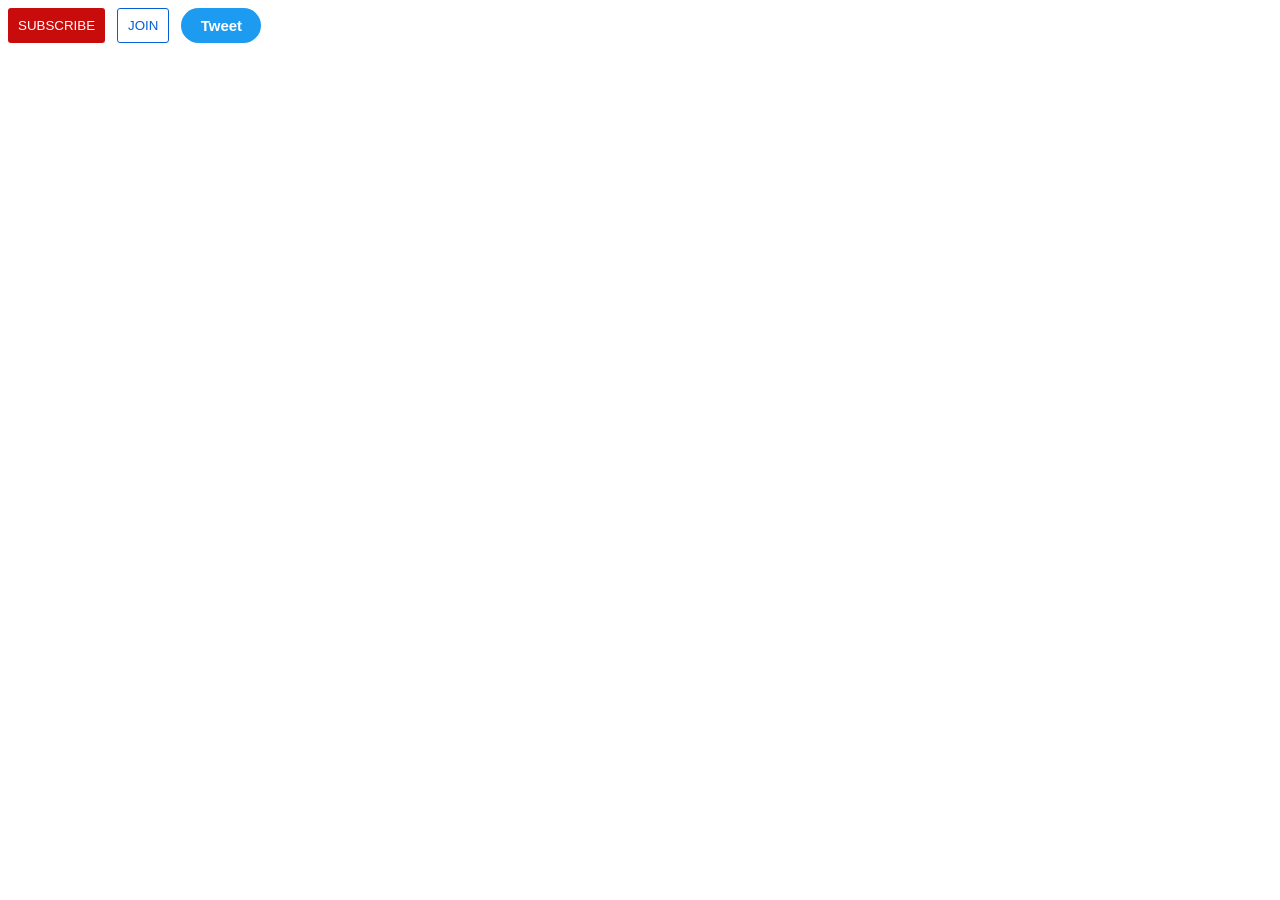
<file: button.html>
<!DOCTYPE html>
<html lang="en">
  <head>
    <meta charset="UTF-8">
    <meta name="viewport" content="width=device-width, initial-scale=1.0">
    <title>Document</title>
    <link rel="stylesheet" href="./button..css">
  </head>
  
  <body>
    <button class="Subscribe-botton">
      SUBSCRIBE
    </button>

    <button class="Join-botton"> 
      JOIN
    </button>

    <button class="tweet-botton"> 
      Tweet
    </button>
  </body>
</html>
</file>
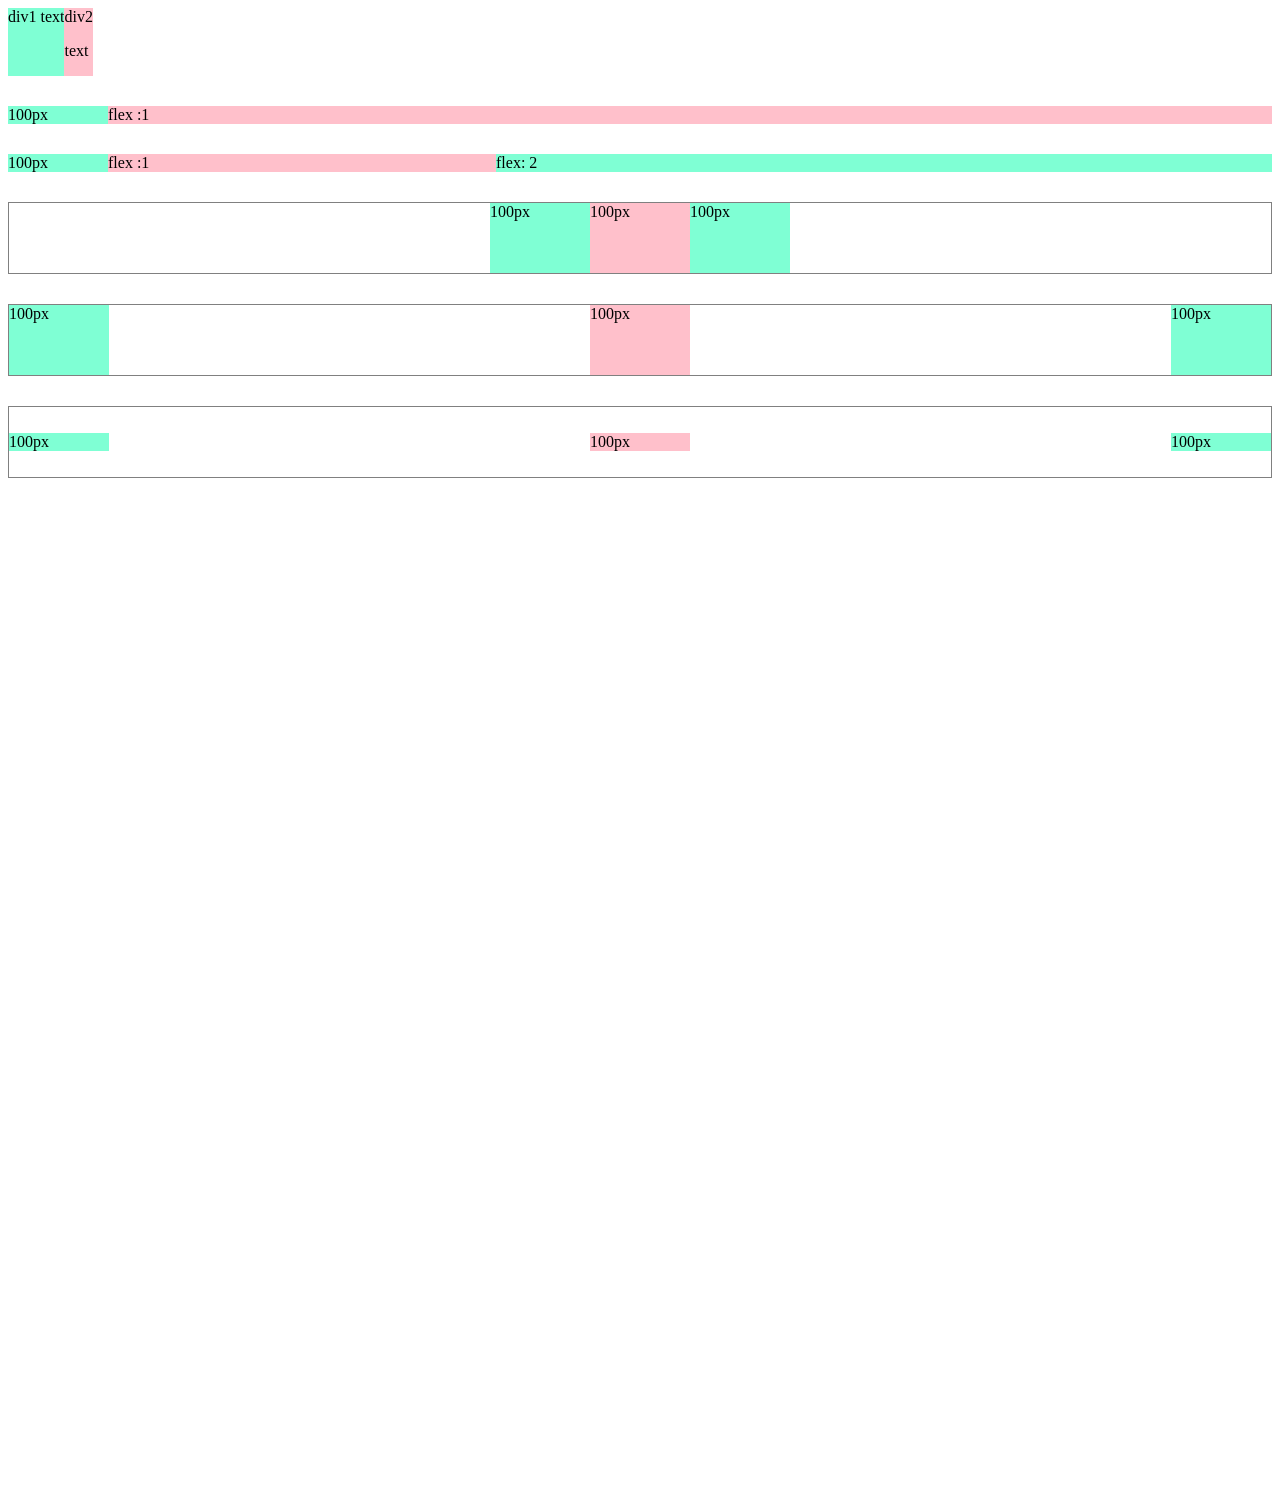
<file: flexbox.html>
<!DOCTYPE html>
<html lang="en">
  <head>
    <meta charset="UTF-8">
    <meta name="viewport" content="width=device-width, initial-scale=1.0">
    <title>Flexbox practice</title>
  </head>

  <body style="padding-bottom: 1000px;">
    <div style="
      display: flex;
      flex-direction: row;
      ">
      <div style="background-color: aquamarine;">div1 text</div>
      <div style="background-color: pink;">div2 <p>text</p></div>
    </div>

    <div style="
      display: flex;
      flex-direction: row;
      margin-top: 30px;">
      <div style="background-color: aquamarine;
      width: 100px;">100px</div>
      <div style="background-color: pink;
      flex: 1;
      ">flex :1</div>
    </div>

    <div style="
      display: flex;
      flex-direction: row;
      margin-top: 30px;">

        <div style="
        background-color: aquamarine;
        width: 100px;
        ">100px</div>

        <div style="
        background-color: pink;
        flex: 1;
        ">flex :1</div>

        <div style="
        background-color: aquamarine;
        flex: 2;
        ">flex: 2</div>
    </div>

    <div style="
      display: flex;
      flex-direction: row;
      margin-top: 30px;
      height: 70px;
      border-width: 1px;
      border-style: solid;
      border-color: grey;
      justify-content: center;">

      <div style="
      background-color: aquamarine;
      width: 100px;
      ">100px</div>

      <div style="
      background-color: pink;
      width: 100px;
      ">100px</div>

      <div style="
      background-color: aquamarine;
      width: 100px;
      ">100px</div>
    </div>

    <div style="
      display: flex;
      flex-direction: row;
      margin-top: 30px;
      height: 70px;
      border-width: 1px;
      border-style: solid;
      border-color: grey;
      justify-content: space-between;">

      <div style="
      background-color: aquamarine;
      width: 100px;
      ">100px</div>

      <div style="
      background-color: pink;
      width: 100px;
      ">100px</div>

      <div style="
      background-color: aquamarine;
      width: 100px;
      ">100px</div>
    </div>

    <div style="
      display: flex;
      flex-direction: row;
      margin-top: 30px;
      height: 70px;
      border-width: 1px;
      border-style: solid;
      border-color: grey;
      justify-content: space-between;
      align-items: center;">

      <div style="
      background-color: aquamarine;
      width: 100px;
      ">100px</div>

      <div style="
      background-color: pink;
      width: 100px;
      ">100px</div>

      <div style="
      background-color: aquamarine;
      width: 100px;
      ">100px</div>
    </div>
  </body>
</html>
</file>
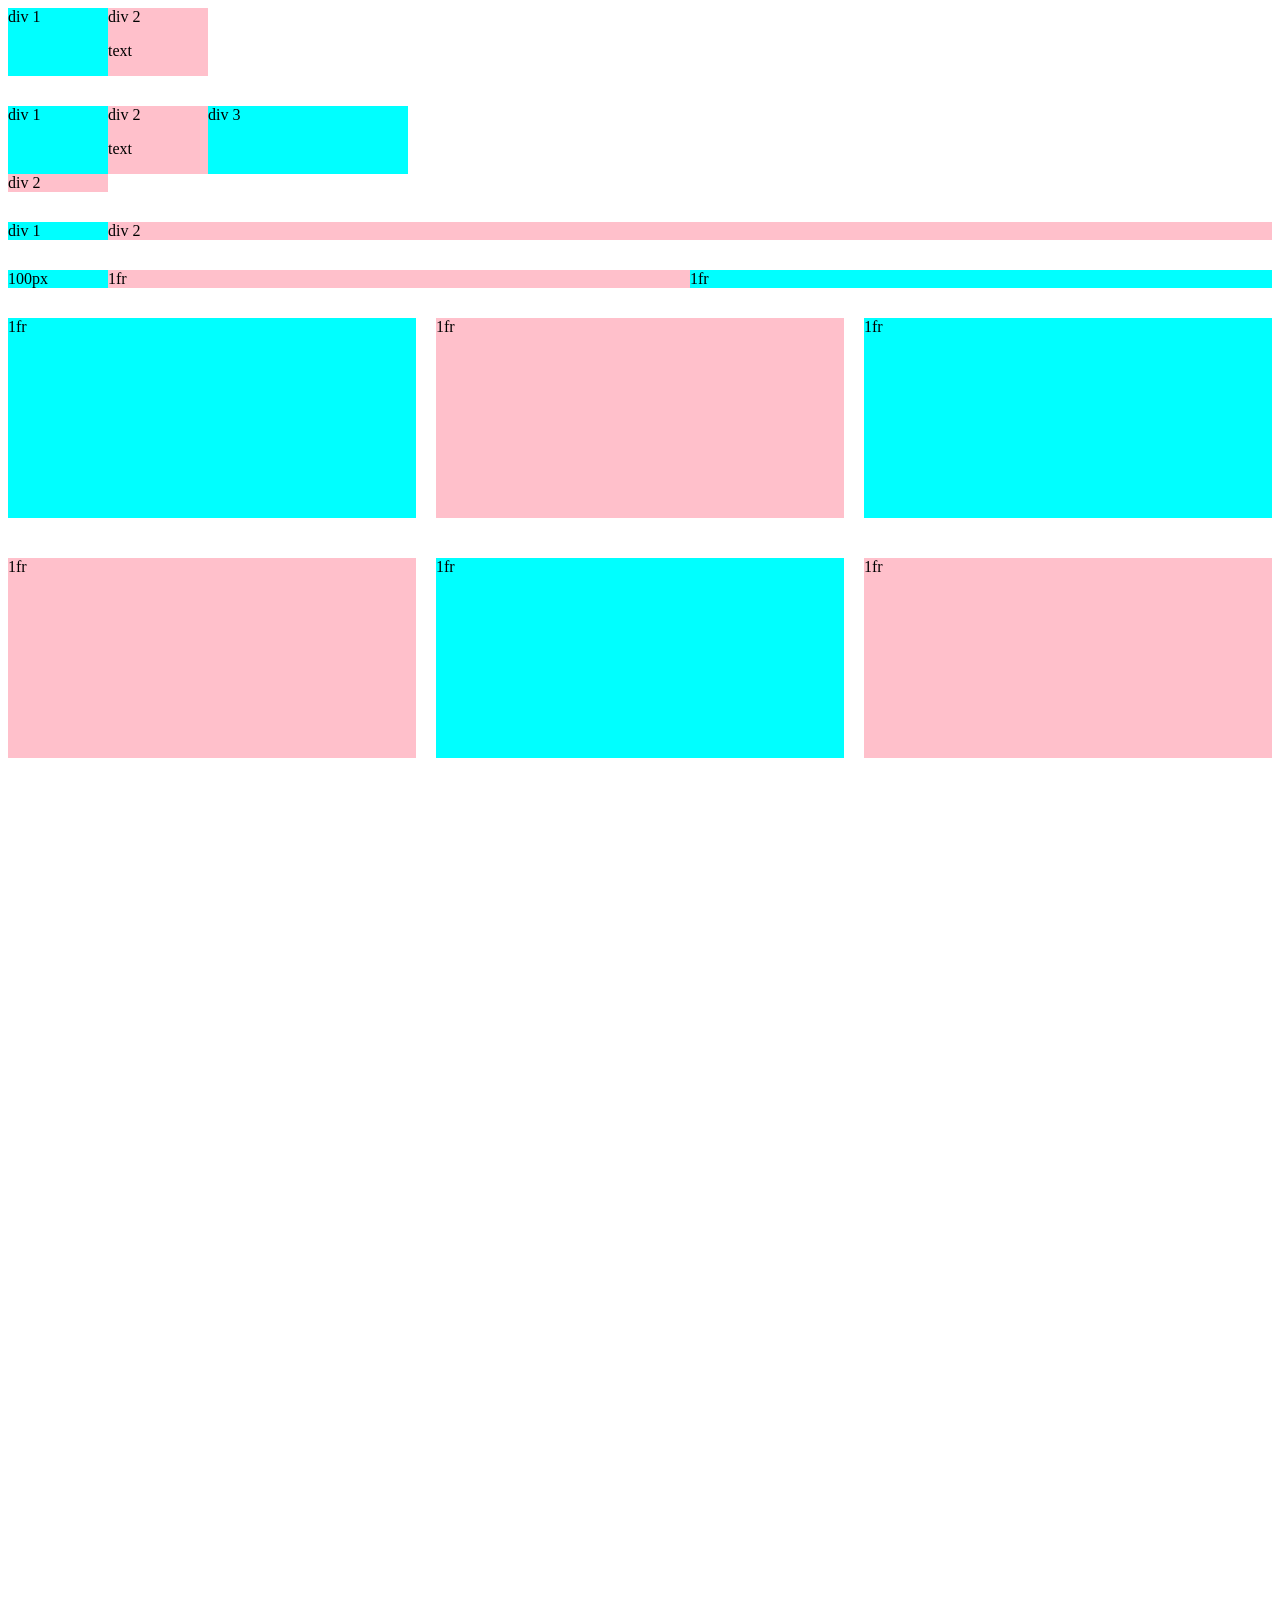
<file: grid.html>
<!DOCTYPE html>
<html lang="en">
<head>
  <meta charset="UTF-8">
  <meta name="viewport" content="width=device-width, initial-scale=1.0">
  <title>Grid practice</title>
</head>

<body style="padding-bottom: 1000px;">
  <div style="
    display: grid;
    grid-template-columns: 100px 100px;
  ">
    <div style="background-color: aqua;">div 1</div>
    <div style="background-color: pink;">div 2 <p>text</p></div>
  </div>

  <div style="
    display: grid;
    margin-top: 30px;
    grid-template-columns: 100px 100px 200px;
  ">
    <div style="background-color: aqua;">div 1</div>
    <div style="background-color: pink;">div 2 <p>text</p></div>
    <div style="background-color: aqua;">div 3</div>
    <div style="background-color: pink;">div 2 </div>
  </div>

  <div style="
    display: grid;
    margin-top: 30px;
    grid-template-columns: 100px 1fr;
  ">
    <div style="background-color: aqua;">div 1</div>
    <div style="background-color: pink;">div 2 </div>
  </div>

  <div style="
    display: grid;
    margin-top: 30px;
    grid-template-columns: 100px 1fr 1fr;
  ">
    <div style="background-color: aqua;">100px</div>
    <div style="background-color: pink;">1fr</div>
    <div style="background-color: aqua;">1fr</div>
  </div>

  <div style="
    display: grid;
    margin-top: 30px;
    grid-template-columns: 1fr 1fr 1fr;
    column-gap: 20px;
    row-gap: 40px;
  ">
    <div style="background-color: aqua; height: 200px;">1fr</div>
    <div style="background-color: pink; height: 200px;">1fr</div>
    <div style="background-color: aqua; height: 200px;">1fr</div>
    <div style="background-color: pink; height: 200px;">1fr</div>
    <div style="background-color: aqua; height: 200px;">1fr</div>
    <div style="background-color: pink; height: 200px;">1fr</div>
  </div>
</body>
</html>
</file>
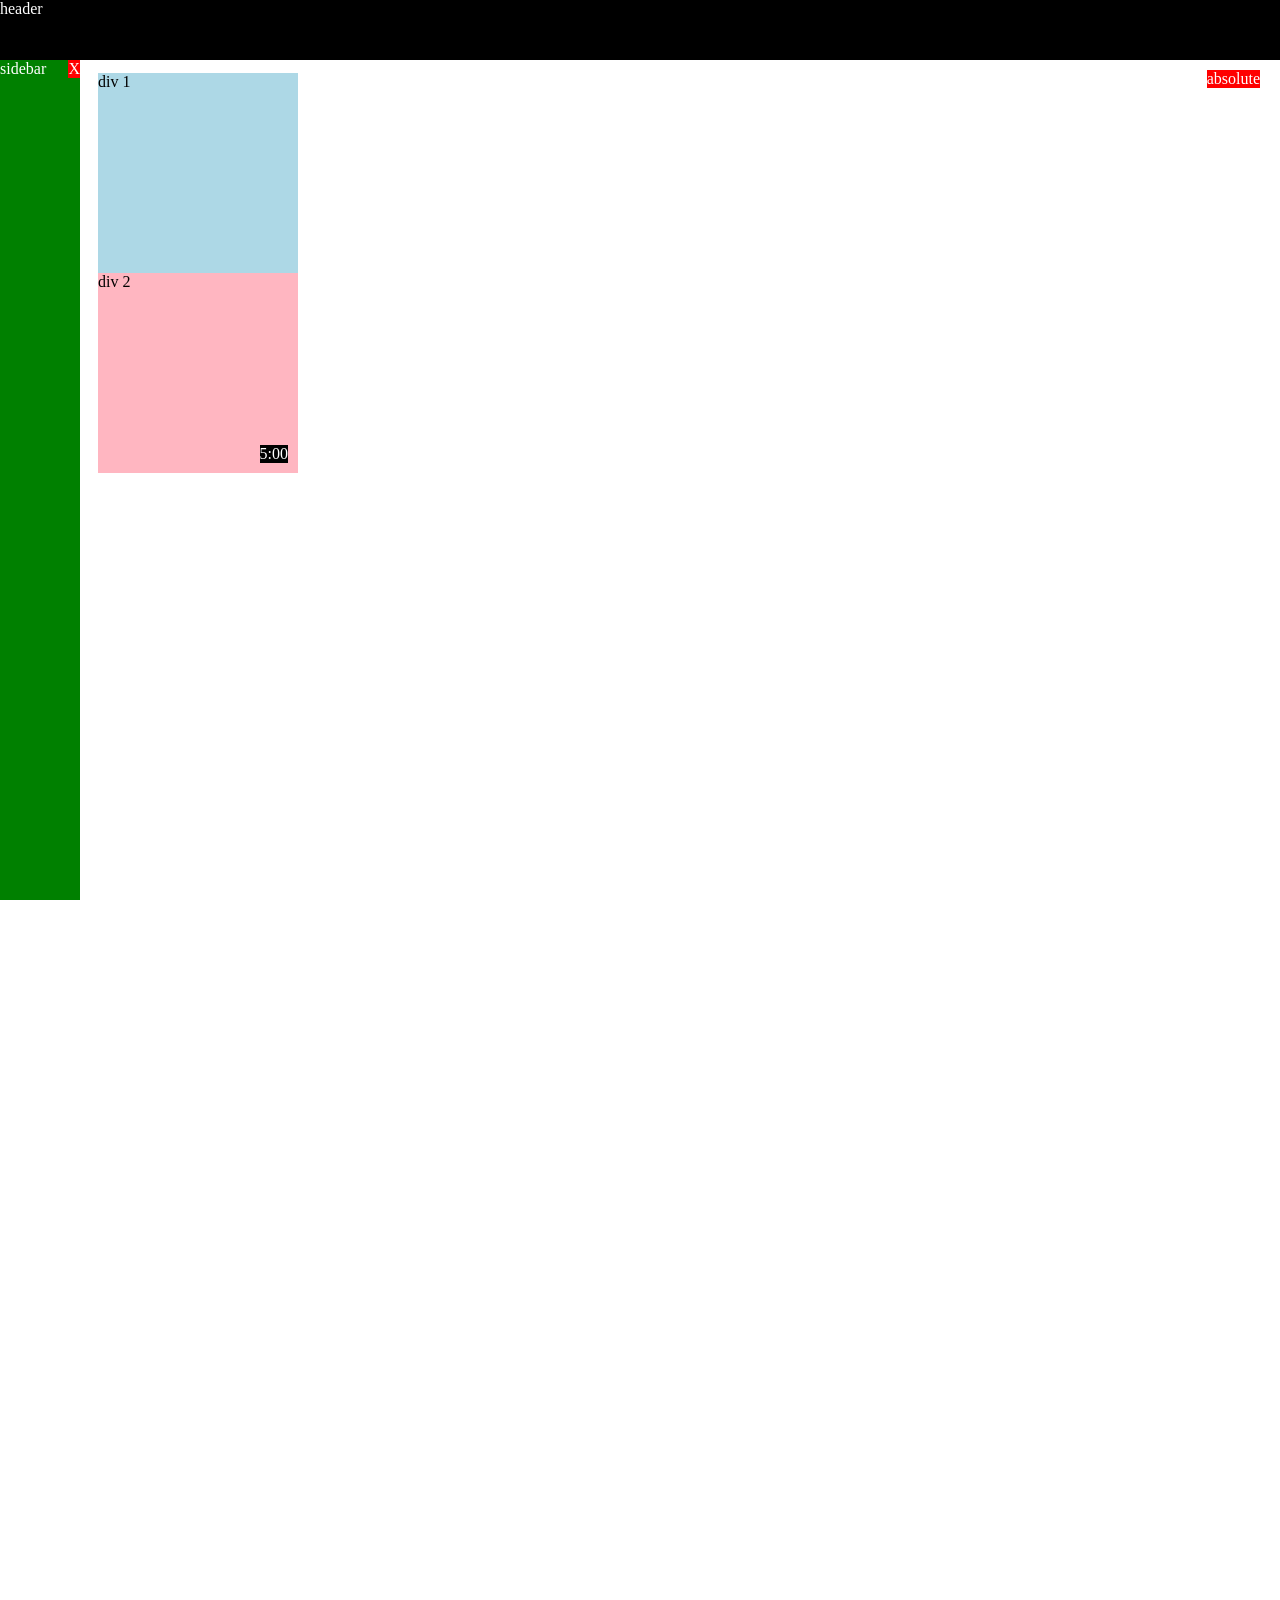
<file: position.html>
<!DOCTYPE html>
<html lang="en">
  <head>
    <meta charset="UTF-8">
    <meta name="viewport" content="width=device-width, initial-scale=1.0">
    <title>Position Practice</title>
  </head>
  <body style="
    height: 3000px;
    padding-top: 65px;
    padding-left: 90px;
  ">

    <div style="
      background-color: black;
      color: white;
      position: fixed;
      top: 0;
      left: 0;
      right: 0;
      height: 60px;
      z-index: 1;
    ">header</div>

    <div style=" 
      background-color: green;
      color: white;
      position: fixed;
      left: 0;
      bottom: 0;
      top: 60px;
      width: 80px;
    ">
      sidebar
      <div style=" 
        position: absolute;
        background-color: red;
        color: white;
        top: 0;
        right: 0;
      ">
        X
      </div>
    </div>

    <div style=" 
      position: absolute;
      background-color: red;
      color: white;
      top: 70px;
      right: 20px;
    ">
      absolute
    </div>

    <div style="
      background-color: lightblue;
      height: 200px;
      width: 200px;
      position: static;
      ">div 1</div>

    <div style=" 
      background-color: lightpink;
      height: 200px;
      width: 200px;  
      position: relative;
    ">
      div 2
      
      <div style=" 
        position: absolute;
        background-color: black;
        color: white;
        bottom: 10px;
        right: 10px;
      ">
        5:00
      </div>
    </div>
  </body>
</html>
</file>
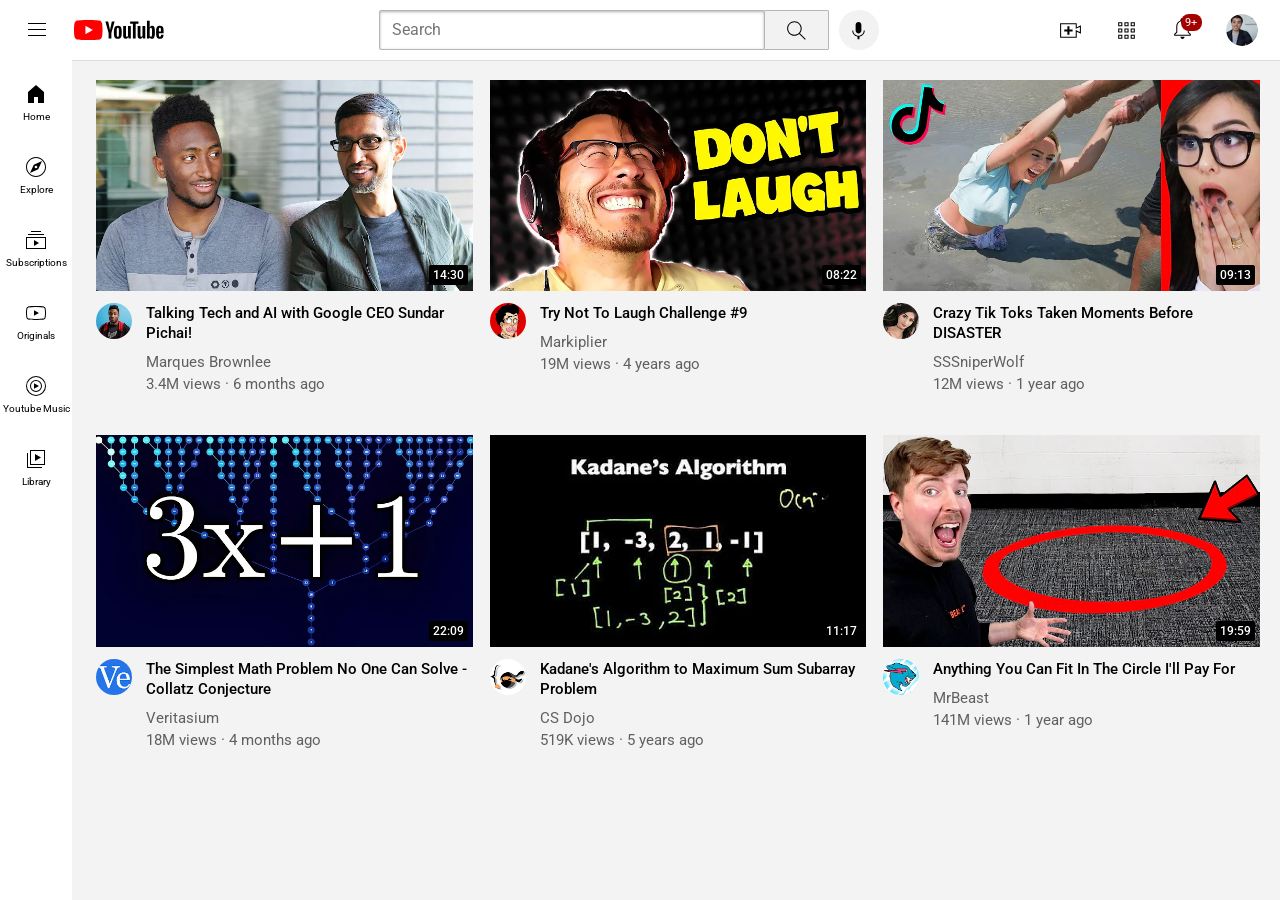
<file: youtube.html>
<!DOCTYPE html>
<html lang="en">
  <head>
    <meta charset="UTF-8">
    <meta name="viewport" content="width=device-width, initial-scale=1.0">
    <title>youtube</title>

    <link rel="preconnect" href="https://fonts.googleapis.com">
    <link rel="preconnect" href="https://fonts.gstatic.com" crossorigin>
    <link href="https://fonts.googleapis.com/css2?family=Roboto:ital,wght@0,100..900;1,100..900&display=swap" rel="stylesheet">
    <link rel="stylesheet" href="styles/general.css">
    <link rel="stylesheet" href="styles/header.css">
    <link rel="stylesheet" href="styles/video.css">
    <link rel="stylesheet" href="styles/sidebar.css">
  </head>
  <body>

    <!-- header -->

    <div class="header">
      <div class="left-section">
        <img class="hamburger-menu" src="icons/hamburger-menu.svg">
        <img class="youtube-logo" src="icons/youtube-logo.svg">
      </div>

      <div class="middle-section">
        <input class="search-bar" type="text" placeholder="Search">

        <button class="search-button">
          <img class="search-icon" src="icons/search.svg">
        </button>
        <button class="voice-search-button">
          <img class="voice-icon" src="icons/voice-search-icon.svg">
        </button>
      </div>

      <div class="right-section">
        <img class="upload-icon" src="icons/upload.svg">
        <img class="youtube-apps-icon" src="icons/youtube-apps.svg">
        <div class="notifications-icon-container">
          <img class="notifications-icon" src="icons/notifications.svg">
          <div class="notifications-count">
            9+
          </div>
        </div>
        <img class="current-user-picture" src="chanel pictures/my-channel.jpeg">
      </div>
    </div>

    <!-- sidebar -->

    <div class="sidebar">
      <div class="sidebar-link"> 
        <img src="icons/side bar icons/home.svg">
        <div>Home</div>
      </div>
      <div class="sidebar-link">
        <img src="icons/side bar icons/youtube-logo.svg">
        <div>Explore</div>
      </div>
      <div class="sidebar-link">
        <img src="icons/side bar icons/subscriptions.svg">
        <div>Subscriptions</div>
      </div>
      <div class="sidebar-link">
        <img src="icons/side bar icons/originals.svg">
        <div>Originals</div>
      </div>
      <div class="sidebar-link">
        <img src="icons/side bar icons/youtube-music.svg">
        <div>Youtube Music</div>
      </div>
      <div class="sidebar-link">
        <img src="icons/side bar icons/library.svg">
        <div>Library</div>
      </div>
    </div>

    <!-- main webpage/all video preview -->
  
    <div class="video-grid">

            <!-- video 1 -->

      <div class="video-1">

        <!-- video / thumbnile -->
        <div class="thumbnile-row">
          <img class="thumb1" src="thumbnail ph/thumbnail-1.webp" alt="">
          <div class="video-time">14:30</div>
        </div>

        <div class="video-info-grid">
          <!-- photo profile -->
          <div class="channel-video">
            <img class="profile-picture" src="chanel pictures/channel-1.jpeg" alt="">
          </div>

          <!-- paragraf  -->
          <div class="channel-info">
            <p class="paragraf">
              Talking Tech and AI with Google CEO Sundar Pichai!
            </p>
            <p class="author">
              Marques Brownlee
            </p>
            <p class="text1">
              3.4M views &#183; 6 months ago
            </p>
          </div>   

        </div> 
      </div>

      <!-- video 2 -->
      
      <div class="video-1">
        <div class="thumbnile-row">
          <img class="thumb1" src="thumbnail ph/image.png" alt="">
          <div class="video-time">08:22</div>
        </div>
        
        <div class="video-info-grid">
          <!-- photo profile -->
          <div class="channel-video">
            <img class="profile-picture" src="chanel pictures/channel-2.jpeg" alt="">
          </div>

          <!-- paragraf -->
          <div class="channel-info">
            <p class="paragraf">
              Try Not To Laugh Challenge #9
            </p>
            <p class="author">
              Markiplier
            </p>
            <p class="text1">
              19M views &#183; 4 years ago
            </p>
          </div>
        </div>
      </div>

      <!-- video 3 -->

      <div class="video-1">

        <!-- video / thumbnile -->
        <div class="thumbnile-row">
          <img class="thumb1" src="thumbnail ph/thumbnail-3.webp" alt="">
          <div class="video-time">09:13</div>
        </div>

        <div class="video-info-grid">
          <!-- photo profile -->
          <div class="channel-video">
            <img class="profile-picture" src="chanel pictures/channel-3.jpeg" alt="">
          </div>

          <!-- paragraf  -->
          <div class="channel-info">
            <p class="paragraf">             
              Crazy Tik Toks Taken Moments Before DISASTER
            </p>
            <p class="author">
              SSSniperWolf
            </p>
            <p class="text1">
              12M views &#183; 1 year ago
            </p>
          </div>   

        </div> 
      </div>

      <!-- video 4 -->
      
      <div class="video-1">
        <div class="thumbnile-row">
          <img class="thumb1" src="thumbnail ph/thumbnail-4.webp" alt="">
          <div class="video-time">22:09</div>
        </div>
        
        <div class="video-info-grid">
          <!-- photo profile -->
          <div class="channel-video">
            <img class="profile-picture" src="chanel pictures/channel-4.jpeg" alt="">
          </div>

          <!-- paragraf -->
          <div class="channel-info">
            <p class="paragraf">                
              The Simplest Math Problem No One Can Solve &hyphen; Collatz Conjecture
            </p>
            <p class="author">
              Veritasium
            </p>
            <p class="text1">
              18M views &#183; 4 months ago
            </p>
          </div>
        </div>
      </div>

      <!-- video 5 -->

      <div class="video-1">

        <!-- video / thumbnile -->
        <div class="thumbnile-row">
          <img class="thumb1" src="thumbnail ph/thumbnail-5.webp" alt="">
          <div class="video-time">11:17</div>
        </div>

        <div class="video-info-grid">
          <!-- photo profile -->
          <div class="channel-video">
            <img class="profile-picture" src="chanel pictures/channel-5.jpeg" alt="">
          </div>

          <!-- paragraf  -->
          <div class="channel-info">
            <p class="paragraf">
              Kadane's Algorithm to Maximum Sum Subarray Problem
            </p>
            <p class="author">
              CS Dojo
            </p>
            <p class="text1">
              519K views &#183; 5 years ago
            </p>
          </div>   

        </div> 
      </div>

      <!-- video 6 -->
      
      <div class="video-1">
        <div class="thumbnile-row">
          <img class="thumb1" src="thumbnail ph/thumbnail-6.webp" alt="">
          <div class="video-time">19:59</div>
        </div>
        
        <div class="video-info-grid">
          <!-- photo profile -->
          <div class="channel-video">
            <img class="profile-picture" src="chanel pictures/channel-6.jpeg" alt="">
          </div>

          <!-- paragraf -->
          <div class="channel-info">
            <p class="paragraf">
              Anything You Can Fit In The Circle I'll Pay For
            </p>
            <p class="author">
              MrBeast
            </p>
            <p class="text1">
              141M views &#183; 1 year ago
            </p>
          </div>
        </div>
      </div>
    </div>
  </body>
</html>

<!-- tomorow update paragraf -->
</file>
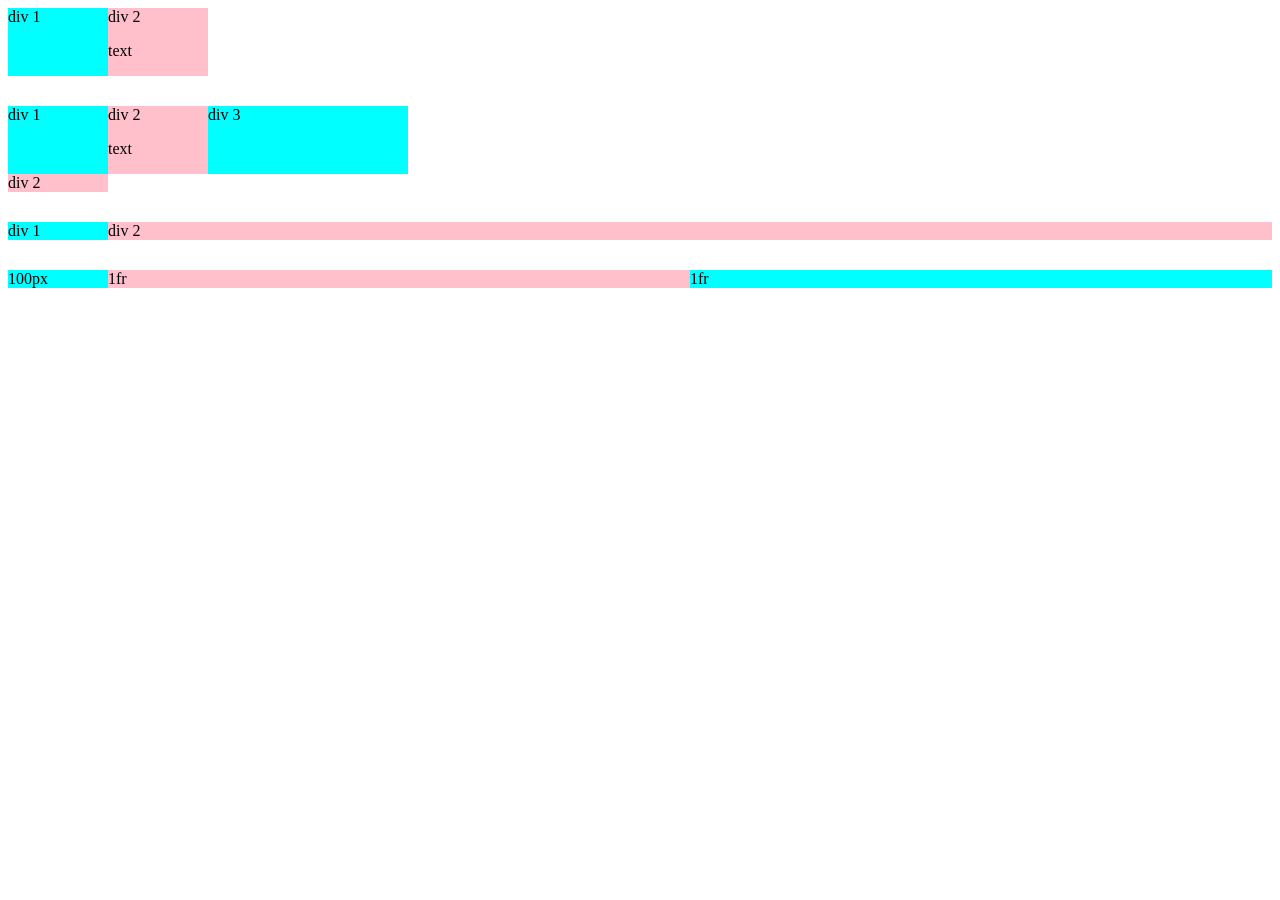
<file: chanel pictures/Grid practice.html>
<!DOCTYPE html>
<!-- saved from url=(0031)http://127.0.0.1:5500/grid.html -->
<html lang="en"><head><meta http-equiv="Content-Type" content="text/html; charset=UTF-8"><style>:root{--litepicker-container-months-color-bg: #fff;--litepicker-container-months-box-shadow-color: #ddd;--litepicker-footer-color-bg: #fafafa;--litepicker-footer-box-shadow-color: #ddd;--litepicker-tooltip-color-bg: #fff;--litepicker-month-header-color: #333;--litepicker-button-prev-month-color: #9e9e9e;--litepicker-button-next-month-color: #9e9e9e;--litepicker-button-prev-month-color-hover: #2196f3;--litepicker-button-next-month-color-hover: #2196f3;--litepicker-month-width: calc(var(--litepicker-day-width) * 7);--litepicker-month-weekday-color: #9e9e9e;--litepicker-month-week-number-color: #9e9e9e;--litepicker-day-width: 38px;--litepicker-day-color: #333;--litepicker-day-color-hover: #2196f3;--litepicker-is-today-color: #f44336;--litepicker-is-in-range-color: #bbdefb;--litepicker-is-locked-color: #9e9e9e;--litepicker-is-start-color: #fff;--litepicker-is-start-color-bg: #2196f3;--litepicker-is-end-color: #fff;--litepicker-is-end-color-bg: #2196f3;--litepicker-button-cancel-color: #fff;--litepicker-button-cancel-color-bg: #9e9e9e;--litepicker-button-apply-color: #fff;--litepicker-button-apply-color-bg: #2196f3;--litepicker-button-reset-color: #909090;--litepicker-button-reset-color-hover: #2196f3;--litepicker-highlighted-day-color: #333;--litepicker-highlighted-day-color-bg: #ffeb3b}.show-week-numbers{--litepicker-month-width: calc(var(--litepicker-day-width) * 8)}.litepicker{font-family:-apple-system, BlinkMacSystemFont, "Segoe UI", Roboto, "Helvetica Neue", Arial, sans-serif;font-size:0.8em;display:none}.litepicker button{border:none;background:none}.litepicker .container__main{display:-webkit-box;display:-ms-flexbox;display:flex}.litepicker .container__months{display:-webkit-box;display:-ms-flexbox;display:flex;-ms-flex-wrap:wrap;flex-wrap:wrap;background-color:var(--litepicker-container-months-color-bg);border-radius:5px;-webkit-box-shadow:0 0 5px var(--litepicker-container-months-box-shadow-color);box-shadow:0 0 5px var(--litepicker-container-months-box-shadow-color);width:calc(var(--litepicker-month-width) + 10px);-webkit-box-sizing:content-box;box-sizing:content-box}.litepicker .container__months.columns-2{width:calc((var(--litepicker-month-width) * 2) + 20px)}.litepicker .container__months.columns-3{width:calc((var(--litepicker-month-width) * 3) + 30px)}.litepicker .container__months.columns-4{width:calc((var(--litepicker-month-width) * 4) + 40px)}.litepicker .container__months.split-view .month-item-header .button-previous-month,.litepicker .container__months.split-view .month-item-header .button-next-month{visibility:visible}.litepicker .container__months .month-item{padding:5px;width:var(--litepicker-month-width);-webkit-box-sizing:content-box;box-sizing:content-box}.litepicker .container__months .month-item-header{display:-webkit-box;display:-ms-flexbox;display:flex;-webkit-box-pack:justify;-ms-flex-pack:justify;justify-content:space-between;font-weight:500;padding:10px 5px;text-align:center;-webkit-box-align:center;-ms-flex-align:center;align-items:center;color:var(--litepicker-month-header-color)}.litepicker .container__months .month-item-header div{-webkit-box-flex:1;-ms-flex:1;flex:1}.litepicker .container__months .month-item-header div>.month-item-name{margin-right:5px}.litepicker .container__months .month-item-header div>.month-item-year{padding:0}.litepicker .container__months .month-item-header .reset-button{color:var(--litepicker-button-reset-color)}.litepicker .container__months .month-item-header .reset-button>svg{fill:var(--litepicker-button-reset-color)}.litepicker .container__months .month-item-header .reset-button *{pointer-events:none}.litepicker .container__months .month-item-header .reset-button:hover{color:var(--litepicker-button-reset-color-hover)}.litepicker .container__months .month-item-header .reset-button:hover>svg{fill:var(--litepicker-button-reset-color-hover)}.litepicker .container__months .month-item-header .button-previous-month,.litepicker .container__months .month-item-header .button-next-month{visibility:hidden;text-decoration:none;padding:3px 5px;border-radius:3px;-webkit-transition:color 0.3s, border 0.3s;transition:color 0.3s, border 0.3s;cursor:default}.litepicker .container__months .month-item-header .button-previous-month *,.litepicker .container__months .month-item-header .button-next-month *{pointer-events:none}.litepicker .container__months .month-item-header .button-previous-month{color:var(--litepicker-button-prev-month-color)}.litepicker .container__months .month-item-header .button-previous-month>svg,.litepicker .container__months .month-item-header .button-previous-month>img{fill:var(--litepicker-button-prev-month-color)}.litepicker .container__months .month-item-header .button-previous-month:hover{color:var(--litepicker-button-prev-month-color-hover)}.litepicker .container__months .month-item-header .button-previous-month:hover>svg{fill:var(--litepicker-button-prev-month-color-hover)}.litepicker .container__months .month-item-header .button-next-month{color:var(--litepicker-button-next-month-color)}.litepicker .container__months .month-item-header .button-next-month>svg,.litepicker .container__months .month-item-header .button-next-month>img{fill:var(--litepicker-button-next-month-color)}.litepicker .container__months .month-item-header .button-next-month:hover{color:var(--litepicker-button-next-month-color-hover)}.litepicker .container__months .month-item-header .button-next-month:hover>svg{fill:var(--litepicker-button-next-month-color-hover)}.litepicker .container__months .month-item-weekdays-row{display:-webkit-box;display:-ms-flexbox;display:flex;justify-self:center;-webkit-box-pack:start;-ms-flex-pack:start;justify-content:flex-start;color:var(--litepicker-month-weekday-color)}.litepicker .container__months .month-item-weekdays-row>div{padding:5px 0;font-size:85%;-webkit-box-flex:1;-ms-flex:1;flex:1;width:var(--litepicker-day-width);text-align:center}.litepicker .container__months .month-item:first-child .button-previous-month{visibility:visible}.litepicker .container__months .month-item:last-child .button-next-month{visibility:visible}.litepicker .container__months .month-item.no-previous-month .button-previous-month{visibility:hidden}.litepicker .container__months .month-item.no-next-month .button-next-month{visibility:hidden}.litepicker .container__days{display:-webkit-box;display:-ms-flexbox;display:flex;-ms-flex-wrap:wrap;flex-wrap:wrap;justify-self:center;-webkit-box-pack:start;-ms-flex-pack:start;justify-content:flex-start;text-align:center;-webkit-box-sizing:content-box;box-sizing:content-box}.litepicker .container__days>div,.litepicker .container__days>a{padding:5px 0;width:var(--litepicker-day-width)}.litepicker .container__days .day-item{color:var(--litepicker-day-color);text-align:center;text-decoration:none;border-radius:3px;-webkit-transition:color 0.3s, border 0.3s;transition:color 0.3s, border 0.3s;cursor:default}.litepicker .container__days .day-item:hover{color:var(--litepicker-day-color-hover);-webkit-box-shadow:inset 0 0 0 1px var(--litepicker-day-color-hover);box-shadow:inset 0 0 0 1px var(--litepicker-day-color-hover)}.litepicker .container__days .day-item.is-today{color:var(--litepicker-is-today-color)}.litepicker .container__days .day-item.is-locked{color:var(--litepicker-is-locked-color)}.litepicker .container__days .day-item.is-locked:hover{color:var(--litepicker-is-locked-color);-webkit-box-shadow:none;box-shadow:none;cursor:default}.litepicker .container__days .day-item.is-in-range{background-color:var(--litepicker-is-in-range-color);border-radius:0}.litepicker .container__days .day-item.is-start-date{color:var(--litepicker-is-start-color);background-color:var(--litepicker-is-start-color-bg);border-top-left-radius:5px;border-bottom-left-radius:5px;border-top-right-radius:0;border-bottom-right-radius:0}.litepicker .container__days .day-item.is-start-date.is-flipped{border-top-left-radius:0;border-bottom-left-radius:0;border-top-right-radius:5px;border-bottom-right-radius:5px}.litepicker .container__days .day-item.is-end-date{color:var(--litepicker-is-end-color);background-color:var(--litepicker-is-end-color-bg);border-top-left-radius:0;border-bottom-left-radius:0;border-top-right-radius:5px;border-bottom-right-radius:5px}.litepicker .container__days .day-item.is-end-date.is-flipped{border-top-left-radius:5px;border-bottom-left-radius:5px;border-top-right-radius:0;border-bottom-right-radius:0}.litepicker .container__days .day-item.is-start-date.is-end-date{border-top-left-radius:5px;border-bottom-left-radius:5px;border-top-right-radius:5px;border-bottom-right-radius:5px}.litepicker .container__days .day-item.is-highlighted{color:var(--litepicker-highlighted-day-color);background-color:var(--litepicker-highlighted-day-color-bg)}.litepicker .container__days .week-number{display:-webkit-box;display:-ms-flexbox;display:flex;-webkit-box-align:center;-ms-flex-align:center;align-items:center;-webkit-box-pack:center;-ms-flex-pack:center;justify-content:center;color:var(--litepicker-month-week-number-color);font-size:85%}.litepicker .container__footer{text-align:right;padding:10px 5px;margin:0 5px;background-color:var(--litepicker-footer-color-bg);-webkit-box-shadow:inset 0px 3px 3px 0px var(--litepicker-footer-box-shadow-color);box-shadow:inset 0px 3px 3px 0px var(--litepicker-footer-box-shadow-color);border-bottom-left-radius:5px;border-bottom-right-radius:5px}.litepicker .container__footer .preview-date-range{margin-right:10px;font-size:90%}.litepicker .container__footer .button-cancel{background-color:var(--litepicker-button-cancel-color-bg);color:var(--litepicker-button-cancel-color);border:0;padding:3px 7px 4px;border-radius:3px}.litepicker .container__footer .button-cancel *{pointer-events:none}.litepicker .container__footer .button-apply{background-color:var(--litepicker-button-apply-color-bg);color:var(--litepicker-button-apply-color);border:0;padding:3px 7px 4px;border-radius:3px;margin-left:10px;margin-right:10px}.litepicker .container__footer .button-apply:disabled{opacity:0.7}.litepicker .container__footer .button-apply *{pointer-events:none}.litepicker .container__tooltip{position:absolute;margin-top:-4px;padding:4px 8px;border-radius:4px;background-color:var(--litepicker-tooltip-color-bg);-webkit-box-shadow:0 1px 3px rgba(0,0,0,0.25);box-shadow:0 1px 3px rgba(0,0,0,0.25);white-space:nowrap;font-size:11px;pointer-events:none;visibility:hidden}.litepicker .container__tooltip:before{position:absolute;bottom:-5px;left:calc(50% - 5px);border-top:5px solid rgba(0,0,0,0.12);border-right:5px solid transparent;border-left:5px solid transparent;content:""}.litepicker .container__tooltip:after{position:absolute;bottom:-4px;left:calc(50% - 4px);border-top:4px solid var(--litepicker-tooltip-color-bg);border-right:4px solid transparent;border-left:4px solid transparent;content:""}
</style>
  
  <meta name="viewport" content="width=device-width, initial-scale=1.0">
  <title>Grid practice</title>
</head>

<body>
  <div style="
    display: grid;
    grid-template-columns: 100px 100px;
  ">
    <div style="background-color: aqua;">div 1</div>
    <div style="background-color: pink;">div 2 <p>text</p></div>
  </div>

  <div style="
    display: grid;
    margin-top: 30px;
    grid-template-columns: 100px 100px 200px;
  ">
    <div style="background-color: aqua;">div 1</div>
    <div style="background-color: pink;">div 2 <p>text</p></div>
    <div style="background-color: aqua;">div 3</div>
    <div style="background-color: pink;">div 2 </div>
  </div>

  <div style="
    display: grid;
    margin-top: 30px;
    grid-template-columns: 100px 1fr;
  ">
    <div style="background-color: aqua;">div 1</div>
    <div style="background-color: pink;">div 2 </div>
  </div>

  <div style="
    display: grid;
    margin-top: 30px;
    grid-template-columns: 100px 1fr 1fr;
  ">
    <div style="background-color: aqua;">100px</div>
    <div style="background-color: pink;">1fr</div>
    <div style="background-color: aqua;">1fr</div>
  </div>
<!-- Code injected by live-server -->
<script>
	// <![CDATA[  <-- For SVG support
	if ('WebSocket' in window) {
		(function () {
			function refreshCSS() {
				var sheets = [].slice.call(document.getElementsByTagName("link"));
				var head = document.getElementsByTagName("head")[0];
				for (var i = 0; i < sheets.length; ++i) {
					var elem = sheets[i];
					var parent = elem.parentElement || head;
					parent.removeChild(elem);
					var rel = elem.rel;
					if (elem.href && typeof rel != "string" || rel.length == 0 || rel.toLowerCase() == "stylesheet") {
						var url = elem.href.replace(/(&|\?)_cacheOverride=\d+/, '');
						elem.href = url + (url.indexOf('?') >= 0 ? '&' : '?') + '_cacheOverride=' + (new Date().valueOf());
					}
					parent.appendChild(elem);
				}
			}
			var protocol = window.location.protocol === 'http:' ? 'ws://' : 'wss://';
			var address = protocol + window.location.host + window.location.pathname + '/ws';
			var socket = new WebSocket(address);
			socket.onmessage = function (msg) {
				if (msg.data == 'reload') window.location.reload();
				else if (msg.data == 'refreshcss') refreshCSS();
			};
			if (sessionStorage && !sessionStorage.getItem('IsThisFirstTime_Log_From_LiveServer')) {
				console.log('Live reload enabled.');
				sessionStorage.setItem('IsThisFirstTime_Log_From_LiveServer', true);
			}
		})();
	}
	else {
		console.error('Upgrade your browser. This Browser is NOT supported WebSocket for Live-Reloading.');
	}
	// ]]>
</script>

</body></html>
</file>
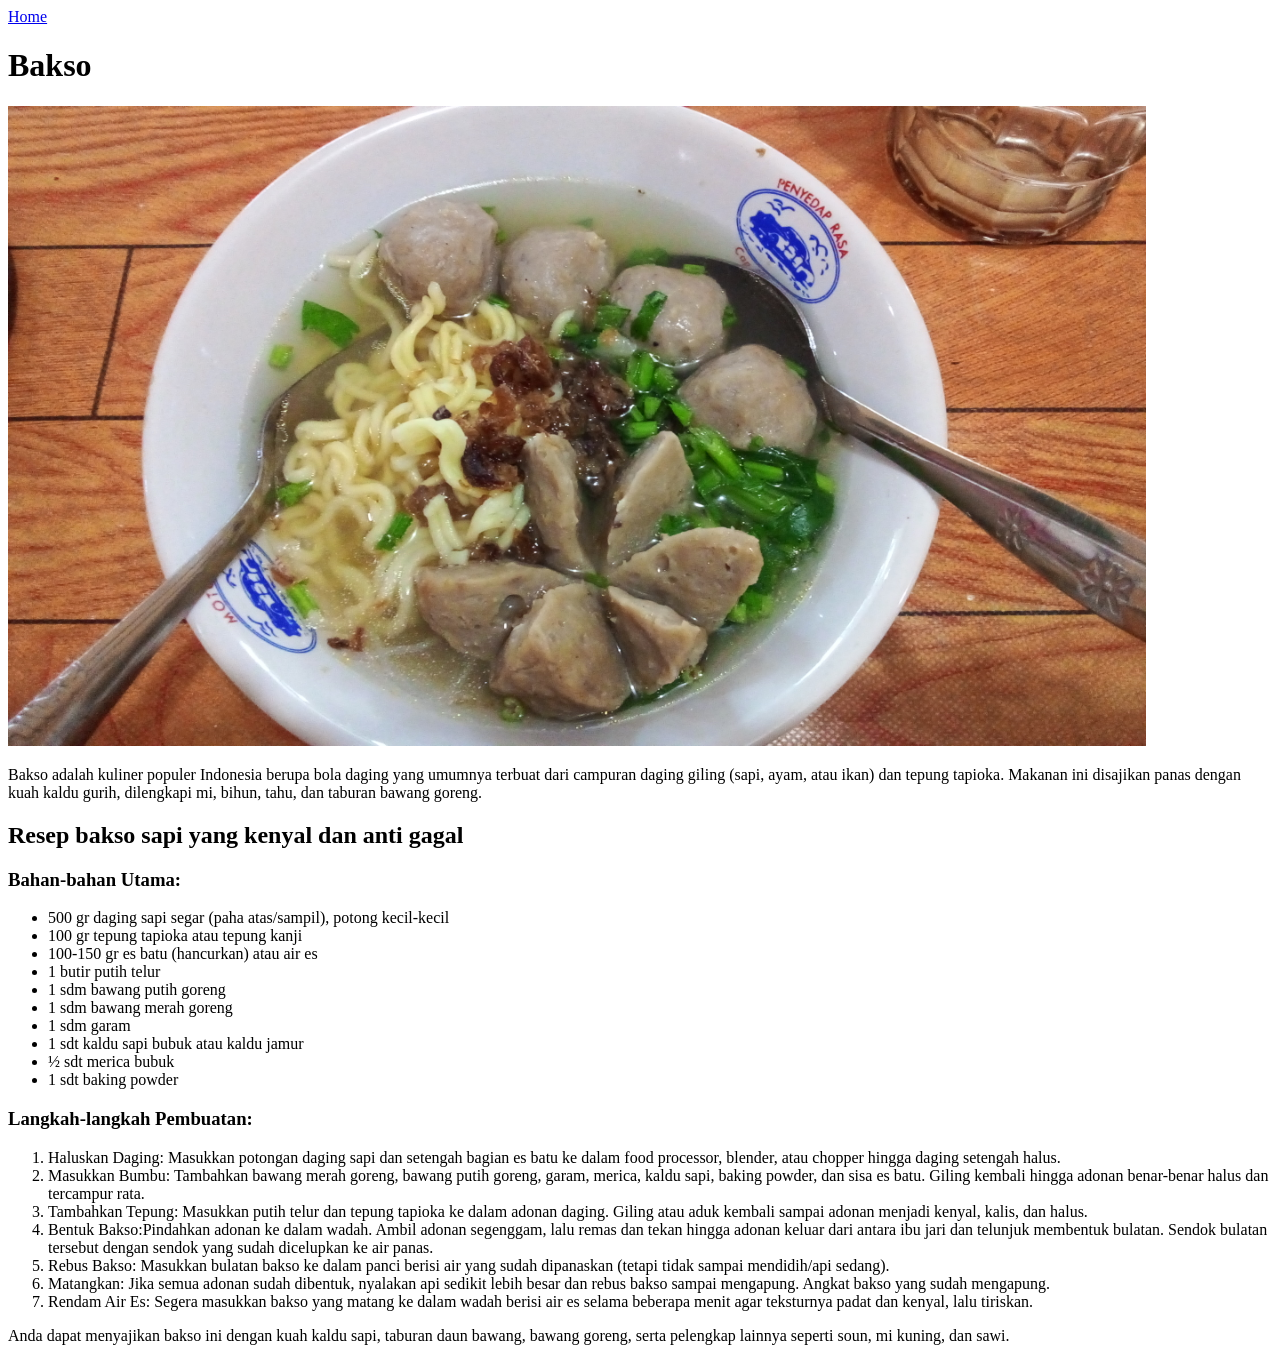
<file: recipes/bakso.html>
<!DOCTYPE html>
<html lang="en">
<head>
    <meta charset="UTF-8">
    <meta name="viewport" content="width=device-width, initial-scale=1.0">
    <title>Bakso Recipe</title>
</head>
<body>
    <a href="../index.html">Home</a>
    <h1>Bakso</h1>
    <img src="../images/Bakso_Daging_Sapi.jpg" alt="Bakso" width="90%">
    <p>Bakso adalah kuliner populer Indonesia berupa bola daging yang umumnya terbuat dari campuran daging giling (sapi, ayam, atau ikan) dan tepung tapioka. Makanan ini disajikan panas dengan kuah kaldu gurih, dilengkapi mi, bihun, tahu, dan taburan bawang goreng.</p>
    
    <!-- bahan bahan di bawah dan di atas deskripsinya -->
     
<h2>Resep bakso sapi yang kenyal dan anti gagal</h2>
<h3>Bahan-bahan Utama:</h3>
<ul>
    <li>500 gr daging sapi segar (paha atas/sampil), potong kecil-kecil</li>
    <li>100 gr tepung tapioka atau tepung kanji</li>
    <li>100-150 gr es batu (hancurkan) atau air es</li>
    <li>1 butir putih telur</li>
    <li>1 sdm bawang putih goreng</li>
    <li>1 sdm bawang merah goreng</li>
    <li>1 sdm garam</li>
    <li>1 sdt kaldu sapi bubuk atau kaldu jamur</li>
    <li>½ sdt merica bubuk</li>
    <li>1 sdt baking powder</li>
</ul>

<!-- tinggal langkah langkah di bawah -->

<h3>Langkah-langkah Pembuatan:</h3>
<ol>
    <li>Haluskan Daging: Masukkan potongan daging sapi dan setengah bagian es batu ke dalam food processor, blender, atau chopper hingga daging setengah halus.</li>
    <li>Masukkan Bumbu: Tambahkan bawang merah goreng, bawang putih goreng, garam, merica, kaldu sapi, baking powder, dan sisa es batu. Giling kembali hingga adonan benar-benar halus dan tercampur rata.</li>
    <li>Tambahkan Tepung: Masukkan putih telur dan tepung tapioka ke dalam adonan daging. Giling atau aduk kembali sampai adonan menjadi kenyal, kalis, dan halus.</li>
    <li>Bentuk Bakso:Pindahkan adonan ke dalam wadah. Ambil adonan segenggam, lalu remas dan tekan hingga adonan keluar dari antara ibu jari dan telunjuk membentuk bulatan. Sendok bulatan tersebut dengan sendok yang sudah dicelupkan ke air panas.</li>
    <li>Rebus Bakso: Masukkan bulatan bakso ke dalam panci berisi air yang sudah dipanaskan (tetapi tidak sampai mendidih/api sedang).</li>
    <li>Matangkan: Jika semua adonan sudah dibentuk, nyalakan api sedikit lebih besar dan rebus bakso sampai mengapung. Angkat bakso yang sudah mengapung.</li>
    <li>Rendam Air Es: Segera masukkan bakso yang matang ke dalam wadah berisi air es selama beberapa menit agar teksturnya padat dan kenyal, lalu tiriskan.</li>

</ol>
<p>Anda dapat menyajikan bakso ini dengan kuah kaldu sapi, taburan daun bawang, bawang goreng, serta pelengkap lainnya seperti soun, mi kuning, dan sawi.</p>

</body>
</html>
</file>
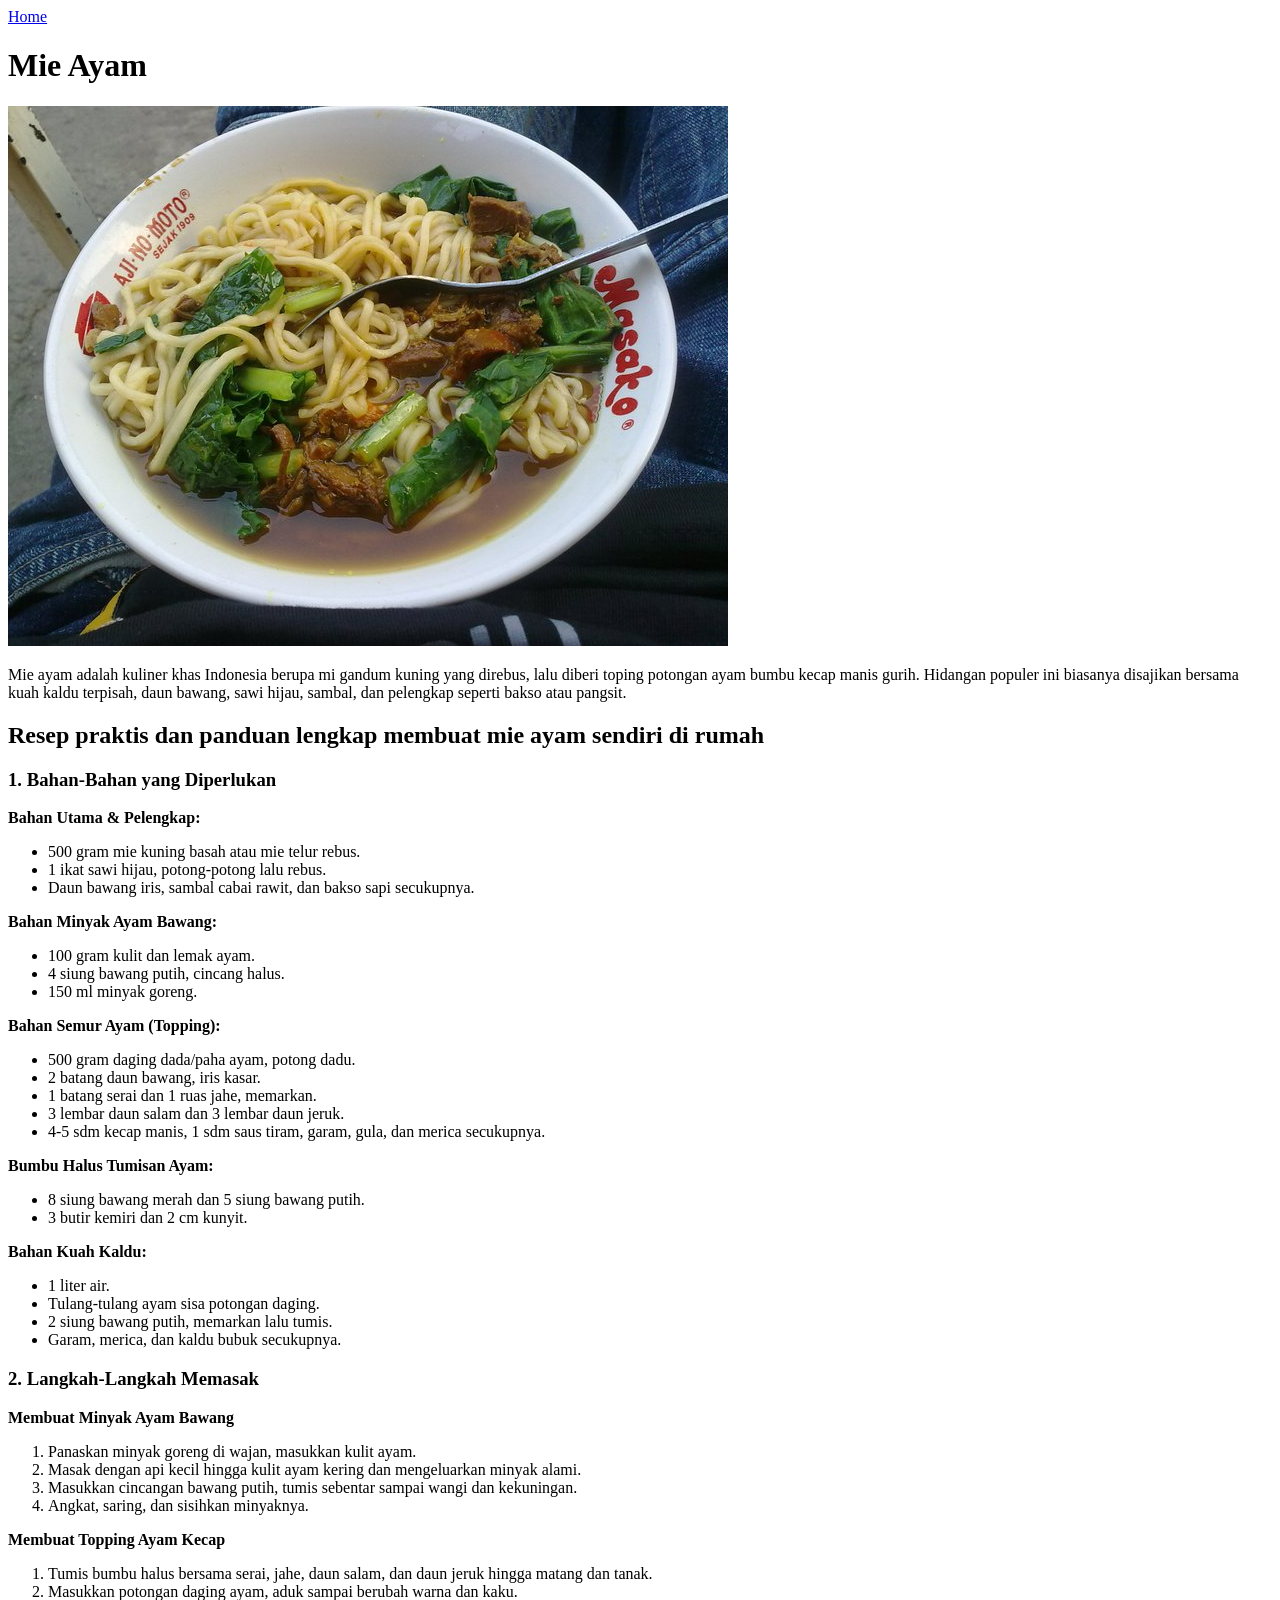
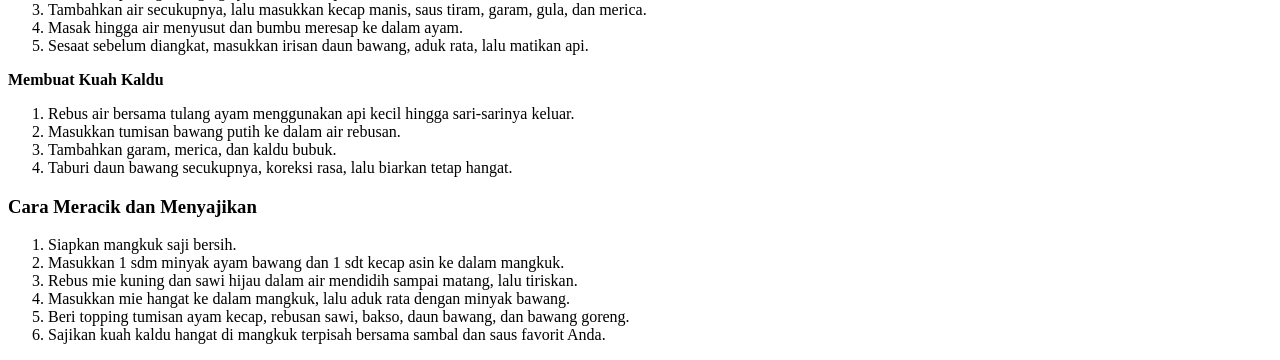
<file: recipes/mie_ayam.html>
<!DOCTYPE html>
<html lang="en">
<head>
    <meta charset="UTF-8">
    <meta name="viewport" content="width=device-width, initial-scale=1.0">
    <title>Recipe Mie Ayam</title>
</head>
<body>
    <a href="../index.html">Home</a>
    <h1>Mie Ayam</h1>
    <img src="../images/Mie_Ayam.jpg" alt="Mie Ayam">
    <p>Mie ayam adalah kuliner khas Indonesia berupa mi gandum kuning yang direbus, lalu diberi toping potongan ayam bumbu kecap manis gurih. Hidangan populer ini biasanya disajikan bersama kuah kaldu terpisah, daun bawang, sawi hijau, sambal, dan pelengkap seperti bakso atau pangsit.</p>
    <h2>Resep praktis dan panduan lengkap membuat mie ayam sendiri di rumah</h2>

    <!-- bawah bahan bahan -->

    <h3>1. Bahan-Bahan yang Diperlukan</h3>

    <strong>Bahan Utama & Pelengkap:</strong>
    <ul>
        <li>500 gram mie kuning basah atau mie telur rebus.</li>
        <li>1 ikat sawi hijau, potong-potong lalu rebus.</li>
        <li>Daun bawang iris, sambal cabai rawit, dan bakso sapi secukupnya.</li>
    </ul>

    <strong>Bahan Minyak Ayam Bawang:</strong>
    <ul>
        <li>100 gram kulit dan lemak ayam.</li>
        <li>4 siung bawang putih, cincang halus.</li>
        <li>150 ml minyak goreng.</li>
    </ul>

    <strong>Bahan Semur Ayam (Topping):</strong>
    <ul>
        <li>500 gram daging dada/paha ayam, potong dadu.</li>
        <li>2 batang daun bawang, iris kasar.</li>
        <li>1 batang serai dan 1 ruas jahe, memarkan.</li>
        <li>3 lembar daun salam dan 3 lembar daun jeruk.</li>
        <li>4-5 sdm kecap manis, 1 sdm saus tiram, garam, gula, dan merica secukupnya.</li>
    </ul>

    <strong>Bumbu Halus Tumisan Ayam:</strong>
    <ul>
        <li>8 siung bawang merah dan 5 siung bawang putih.</li>
        <li>3 butir kemiri dan 2 cm kunyit.</li>
    </ul>

    <strong>Bahan Kuah Kaldu:</strong>
    <ul>
        <li>1 liter air.</li>
        <li>Tulang-tulang ayam sisa potongan daging.</li>
        <li>2 siung bawang putih, memarkan lalu tumis.</li>
        <li>Garam, merica, dan kaldu bubuk secukupnya.</li>
    </ul>

    <!-- langkah memasak di bawah -->

    <h3>2. Langkah-Langkah Memasak</h3>

    <!-- langkah langkah membuat masakan di bawah menggunakan nomor atau ol -->

    <strong>Membuat Minyak Ayam Bawang</strong>
    <ol>
        <li>Panaskan minyak goreng di wajan, masukkan kulit ayam.</li>
        <li>Masak dengan api kecil hingga kulit ayam kering dan mengeluarkan minyak alami.</li>
        <li>Masukkan cincangan bawang putih, tumis sebentar sampai wangi dan kekuningan.</li>
        <li>Angkat, saring, dan sisihkan minyaknya.</li>
    </ol>

    <strong>Membuat Topping Ayam Kecap</strong>
    <ol>
        <li>Tumis bumbu halus bersama serai, jahe, daun salam, dan daun jeruk hingga matang dan tanak.</li>
        <li>Masukkan potongan daging ayam, aduk sampai berubah warna dan kaku.</li>
        <li>Tambahkan air secukupnya, lalu masukkan kecap manis, saus tiram, garam, gula, dan merica.</li>
        <li>Masak hingga air menyusut dan bumbu meresap ke dalam ayam.</li>
        <li>Sesaat sebelum diangkat, masukkan irisan daun bawang, aduk rata, lalu matikan api.</li>
    </ol>

    <strong>Membuat Kuah Kaldu</strong>
    <ol>
        <li>Rebus air bersama tulang ayam menggunakan api kecil hingga sari-sarinya keluar.</li>
        <li>Masukkan tumisan bawang putih ke dalam air rebusan.</li>
        <li>Tambahkan garam, merica, dan kaldu bubuk.</li>
        <li>Taburi daun bawang secukupnya, koreksi rasa, lalu biarkan tetap hangat.</li>
    </ol>

    <!-- meracik mienya di mangkuk atau sebelum di hidangkan -->

    <h3>Cara Meracik dan Menyajikan</h3>
    <ol>
        <li>Siapkan mangkuk saji bersih.</li>
        <li>Masukkan 1 sdm minyak ayam bawang dan 1 sdt kecap asin ke dalam mangkuk.</li>
        <li>Rebus mie kuning dan sawi hijau dalam air mendidih sampai matang, lalu tiriskan.</li>
        <li>Masukkan mie hangat ke dalam mangkuk, lalu aduk rata dengan minyak bawang.</li>
        <li>Beri topping tumisan ayam kecap, rebusan sawi, bakso, daun bawang, dan bawang goreng.</li>
        <li>Sajikan kuah kaldu hangat di mangkuk terpisah bersama sambal dan saus favorit Anda.</li>
    </ol>

</body>
</html>
</file>
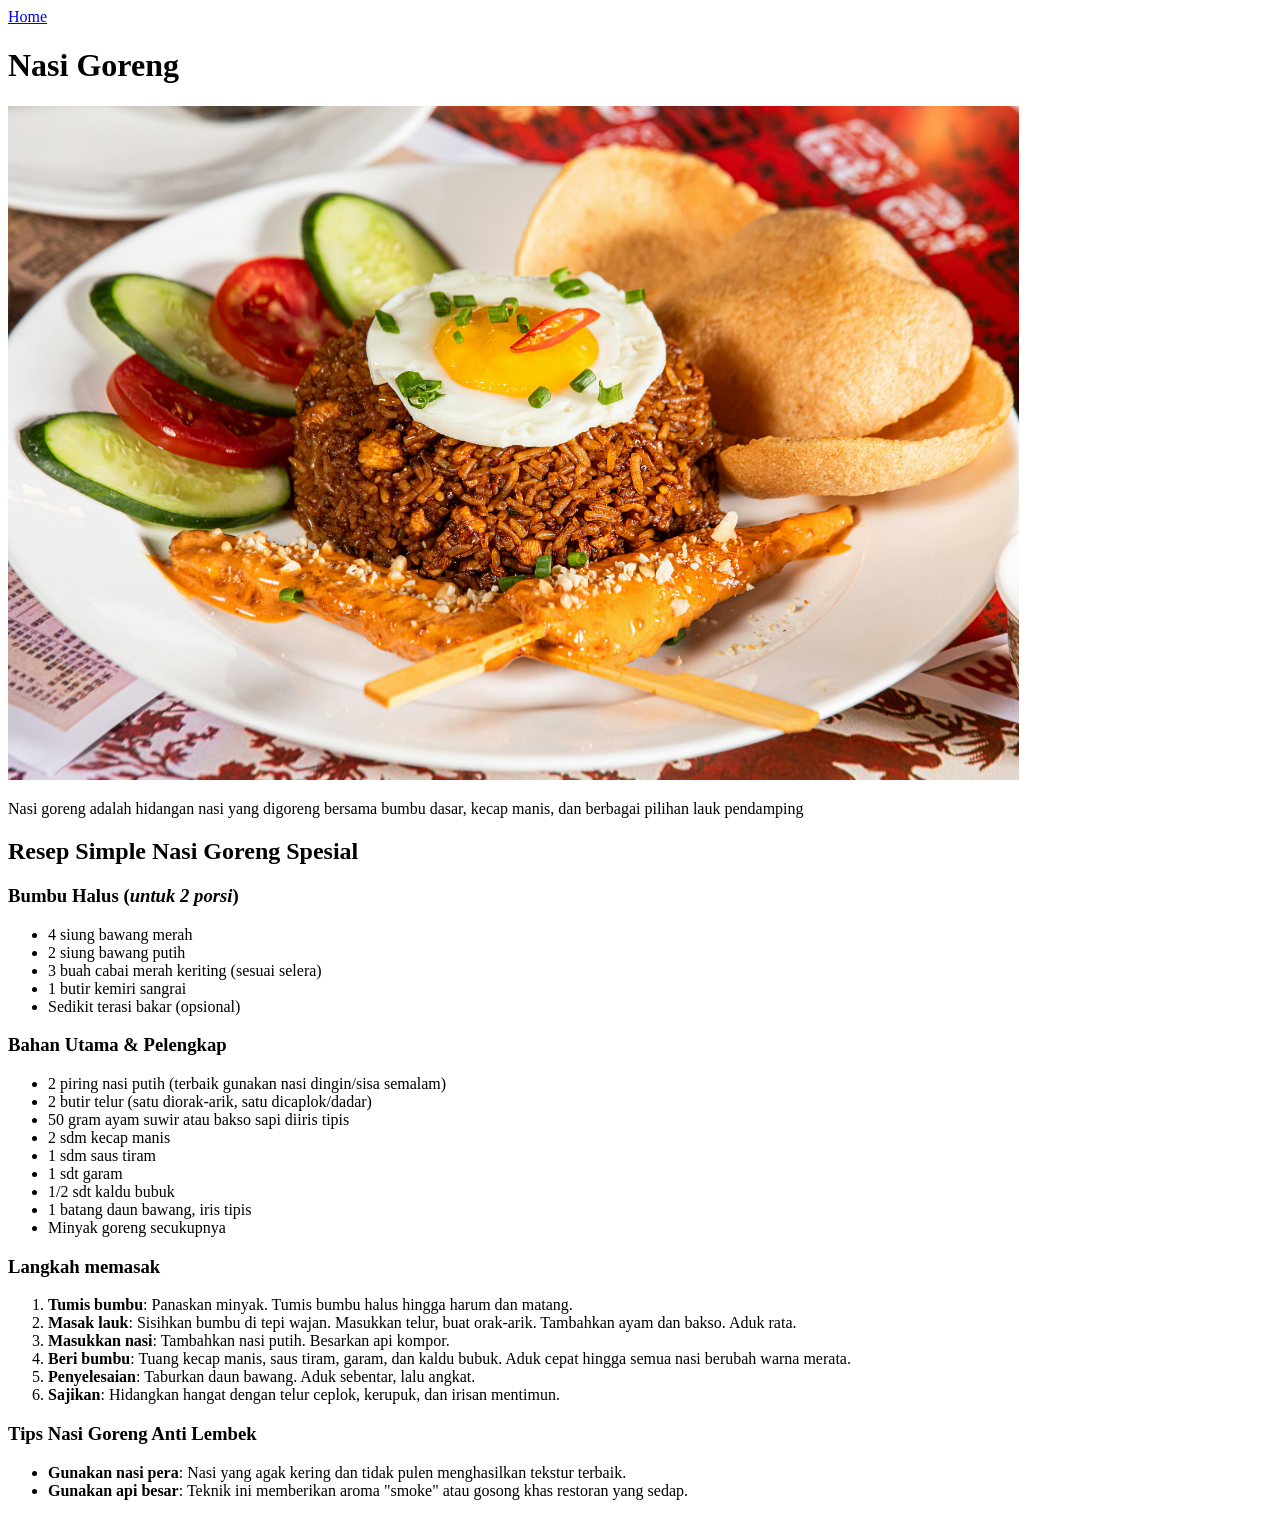
<file: recipes/nasi_goreng.html>
<!DOCTYPE html>
<html lang="en">
<head>
    <meta charset="UTF-8">
    <meta name="viewport" content="width=device-width, initial-scale=1.0">
    <title>Recipe Nasi Goreng</title>
</head>
<body>
    <a href="../index.html">Home</a>
    <h1>Nasi Goreng</h1>
    <img src="../images/nasi_goreng.jpg" alt="nasi goreng" width="80%">
    <p>Nasi goreng adalah hidangan nasi yang digoreng bersama bumbu dasar, kecap manis, dan berbagai pilihan lauk pendamping</p>
    <h2>Resep Simple Nasi Goreng Spesial</h2>

    <!-- bahan bahan membuat nasi goreng di bawah -->

    <h3>Bumbu Halus (<i>untuk 2 porsi</i>)</h3>
    <ul>
        <li>4 siung bawang merah</li>
        <li>2 siung bawang putih</li>
        <li>3 buah cabai merah keriting (sesuai selera)</li>
        <li>1 butir kemiri sangrai</li>
        <li>Sedikit terasi bakar (opsional)</li>
    </ul>
    <h3>Bahan Utama & Pelengkap</h3>
    <ul>
        <li>2 piring nasi putih (terbaik gunakan nasi dingin/sisa semalam)</li>
        <li>2 butir telur (satu diorak-arik, satu dicaplok/dadar)</li>
        <li>50 gram ayam suwir atau bakso sapi diiris tipis</li>
        <li>2 sdm kecap manis</li>
        <li>1 sdm saus tiram</li>
        <li>1 sdt garam</li>
        <li>1/2 sdt kaldu bubuk</li>
        <li>1 batang daun bawang, iris tipis</li>
        <li>Minyak goreng secukupnya</li>
    </ul>

<!-- di bawah tinggal langkah langkah membuatnya -->

 <h3>Langkah memasak</h3>
 <ol>
    <li><strong>Tumis bumbu</strong>: Panaskan minyak. Tumis bumbu halus hingga harum dan matang.</li>
    <li><strong>Masak lauk</strong>: Sisihkan bumbu di tepi wajan. Masukkan telur, buat orak-arik. Tambahkan ayam dan bakso. Aduk rata.</li>
    <li><strong>Masukkan nasi</strong>: Tambahkan nasi putih. Besarkan api kompor.</li>
    <li><strong>Beri bumbu</strong>: Tuang kecap manis, saus tiram, garam, dan kaldu bubuk. Aduk cepat hingga semua nasi berubah warna merata.</li>
    <li><strong>Penyelesaian</strong>: Taburkan daun bawang. Aduk sebentar, lalu angkat.</li>
    <li><strong>Sajikan</strong>: Hidangkan hangat dengan telur ceplok, kerupuk, dan irisan mentimun.</li>
 </ol>

 <!-- tips -->

 <h3>Tips Nasi Goreng Anti Lembek</h3>
 <ul>
    <li><strong>Gunakan nasi pera</strong>: Nasi yang agak kering dan tidak pulen menghasilkan tekstur terbaik.</li>
    <li><strong>Gunakan api besar</strong>: Teknik ini memberikan aroma "smoke" atau gosong khas restoran yang sedap.</li>
 </ul>
</body>
</html>
</file>
<file: button..css>
.Subscribe-botton {
    background-color: rgb(200, 12, 12);
    color: white;
    border: none;
    padding-bottom: 10px;
    padding-top: 10px;
    padding-left: 10px;
    padding-right: 10px;
    border-radius: 3px;
    cursor: pointer;
    margin-right: 8px;

    transition: opacity 0.15s;
    vertical-align: top;
  }

  .Subscribe-botton:hover {
    opacity: 0.8;
  }

  .Subscribe-botton:active {
    opacity: 0.5;
  }

  .Join-botton {
    background-color: white;
    color: rgb(6, 95, 212);
    border-color: rgb(6, 95, 212);
    border-style: solid;
    border-width: 1px;
    border-radius: 3px;
    cursor: pointer;
    padding-bottom: 9px;
    padding-top: 9px;
    padding-left: 10px;
    padding-right: 10px;
    
    transition: background-color 0.15s,
      color 0.15s;
  }

  .Join-botton:hover {
    background-color: rgb(6, 95, 212);
    color: white;
  }

  .Join-botton:active {
    opacity: 0.5;
  }

  .tweet-botton {
    background-color: rgb(29, 155, 240);
    color: rgb(255, 255, 255);
    border: none;
    border-radius: 30px;
    width: 80px;
    height: 35px;
    font-weight: bold;
    font-size: 15px;
    cursor: pointer;
    margin-left: 8px;
    transition: box-shadow 0.15s;
    vertical-align: top;
  }

  .tweet-botton:hover {
    box-shadow: 5px 5px 10px rgba(0, 0, 0, 0.15);
  }

  .tweet-botton:active {
    opacity: 0.5;
  }
</file>
<file: styles/general.css>
p {
  font-family: Roboto, Arial;
  margin-top: 0;
  margin-bottom: 0;
}

body {
  margin: 0;
  padding-top: 80px;
  padding-left: 96px;
  padding-right: 20px;
  background-color: rgb(243, 243, 243);
}
</file>
<file: styles/header.css>
.header {
  height: 60px;

  display: flex;
  flex-direction: row;
  justify-content: space-between;

  position: fixed;
  top: 0;
  right: 0;
  left: 0;
  z-index: 100;

  background-color: white;
  border-bottom-width: 1px;
  border-bottom-style: solid;
  border-bottom-color: rgba(203, 203, 203, 0.645);
}

.left-section {
  display: flex;
  align-items: center;
}

.hamburger-menu {
  height: 24px;
  margin-left: 25px;
  margin-right: 25px;
}

.youtube-logo {
  height: 20px;
}

.middle-section {
  flex: 1;
  margin-left: 70px;
  margin-right: 35px;
  max-width: 500px;
  display: flex;
  align-items: center;
}

.search-bar {
  flex: 1;
  height: 36px;
  padding-left: 12px;
  font-size: 16px;
  border-width: 1px;
  border-color: rgb(181, 181, 181);
  border-style: solid;
  border-radius: 2px;
  box-shadow: inset 0px 1px 3px rgba(0, 0, 0, 0.302);
  width: 0;
}

.search-bar::placeholder {
  font-family: Roboto, Arial;
  font-size: 16px;
}

.search-icon {
  height: 25px;
}

.search-button {
  width: 65px;
  height: 40px;
  background-color: rgb(242, 242, 242);
  border-width: 1px;
  border-style: solid;
  border-color: rgb(181, 181, 181);
  margin-left: -1px;
  margin-right: 10px;
  border-radius: 1px;
}

.search-button,
.voice-search-button,
.upload-icon-container,
.youtube-apps-container,
.notification-container {
  display: flex;
  justify-content: center;
  align-items: center;
  position: relative;
}

.search-button .tooltip,
.voice-search-button .tooltip,
.upload-icon-container .tooltip,
.youtube-apps-container .tooltip,
.notification-container .tooltip {
  font-family: Roboto, Arial;
  position: absolute;
  background-color: grey;
  color: white;
  padding-bottom: 4px;
  padding-top: 4px;
  padding-right: 8px;
  padding-left: 8px;
  border-radius: 2px;
  font-size: 12px;
  bottom: -32px;
  opacity: 0;
  transition: opacity 0.15s;
  pointer-events: none;
  white-space: nowrap;
}

.search-button:hover .tooltip,
.voice-search-button:hover .tooltip,
.upload-icon-container:hover .tooltip,
.youtube-apps-container:hover .tooltip,
.notification-container:hover .tooltip {
  opacity: 1;
}

.voice-icon {
  height: 23px;
}

.voice-search-button {
  width: 40px;
  height: 40px;
  background-color: rgb(242, 242, 242);
  border: none;
  border-radius: 40px;
}

.right-section {
  width: 200px;
  margin-right: 22px;
  display: flex;
  align-items: center;
  justify-content: space-between;
  flex-shrink: 0;
}

.upload-icon {
  height: 25px;
}

.youtube-apps-icon {
  height: 25px;
}

.notifications-icon {
  height: 25px;
}

.notifications-icon-container {
  position: relative;
}

.notifications-count {
  position: absolute;
  top: -2px;
  right: -7px;
  background-color: rgb(165, 0, 0);
  color: white;
  font-family: Roboto, Arial;
  font-size: 11px;
  padding-bottom: 2px;
  padding-top: 2px;
  padding-left: 4px;
  padding-right: 5px;
  border-radius: 8px;
}

.current-user-picture {
  height: 32px;
  border-radius: 16px;
}
</file>
<file: styles/video.css>
.thumb1 {
  width: 100%;
}

.video-info-grid{
  display: grid;
  grid-template-columns: 50px 1fr;
}
  /* in the top is about body and input text */


  /* botom is text in bellow video */
.paragraf {
  margin-top: 0;
  margin-bottom: 10px;
  font-size: 15px;
  font-weight: 500;
  line-height: 20px;
}

.author,
.text1 {
  font-size: 15px;
  color: rgb(96, 96, 96);
}

.author {
  margin-bottom: 4px;
}

/* batas text mungkin */
/* bawah video dan profile */

.channel-video {
  vertical-align: top
}

.profile-picture {
  width: 36px;
  border-radius: 30px;
}

.thumbnile-row {
  margin-bottom: 8px;
  position: relative;
}

.video-grid {
  display: grid;
  grid-template-columns: 1fr 1fr 1fr;
  column-gap: 17px;
  row-gap: 42px;
}
@media (max-width: 750px) {
  .video-grid {
    grid-template-columns: 1fr 1fr;
  }
}

.video-time {
  font-family: Roboto, Arial;
  font-weight: 500;
  font-size: 12px;
  padding-bottom: 3px;
  padding-top: 3px;
  padding-left: 4px;
  padding-right: 4px;
  border-radius: 2px;
  background-color: black;
  color: white;
  position: absolute;
  bottom: 10px;
  right: 5px;
}
</file>
<file: styles/sidebar.css>
.sidebar {
  position: fixed;
  left: 0;
  bottom: 0;
  top: 60px;
  background-color: white;
  width: 72px;
  z-index: 200;
  padding-top: 5px;
}

.sidebar-link {
  height: 73px;
  display: flex;
  justify-content: center;
  align-items: center;
  flex-direction: column;
  cursor: pointer;
}

.sidebar-link:hover {
  background-color: rgb(240, 240, 240);
}

.sidebar-link img {
  height: 24px;
  margin-bottom: 5px;
}

.sidebar-link div {
  font-family: Roboto, Arial;
  font-size: 10px;
}
</file>
